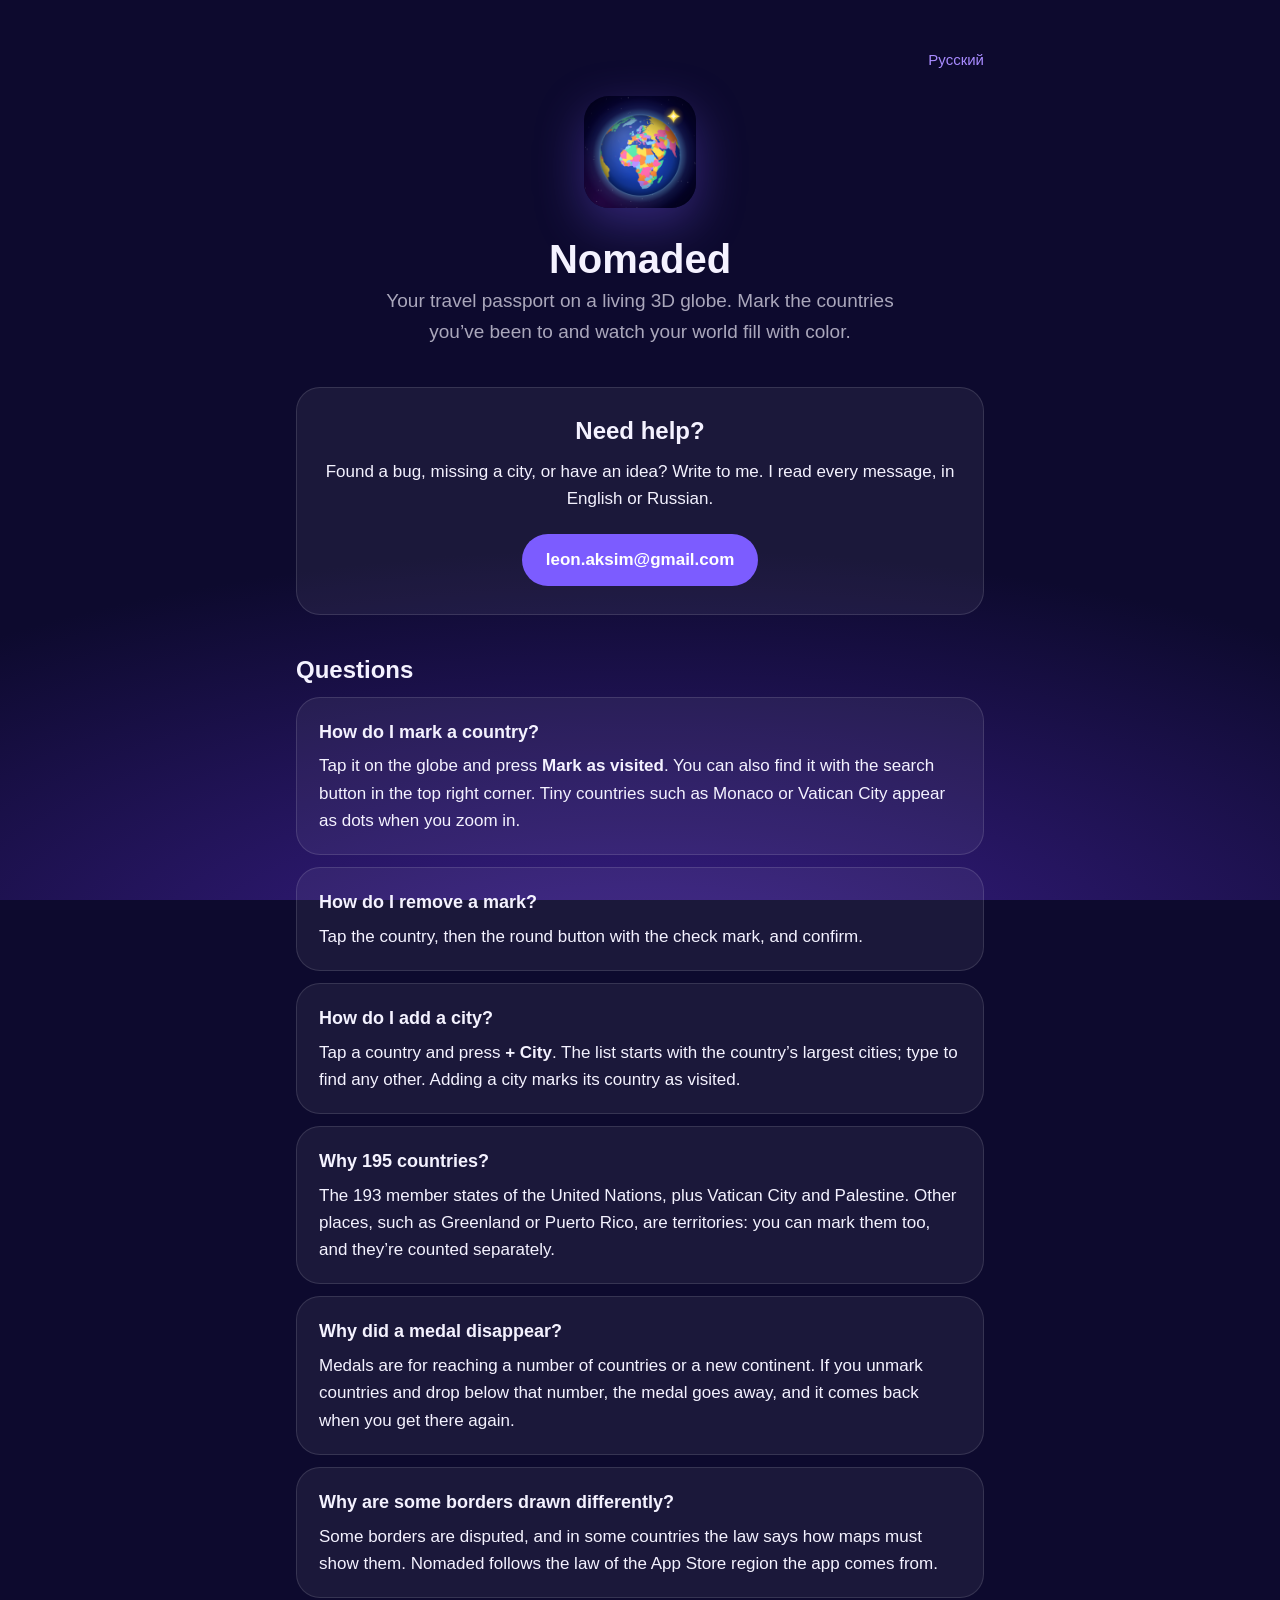
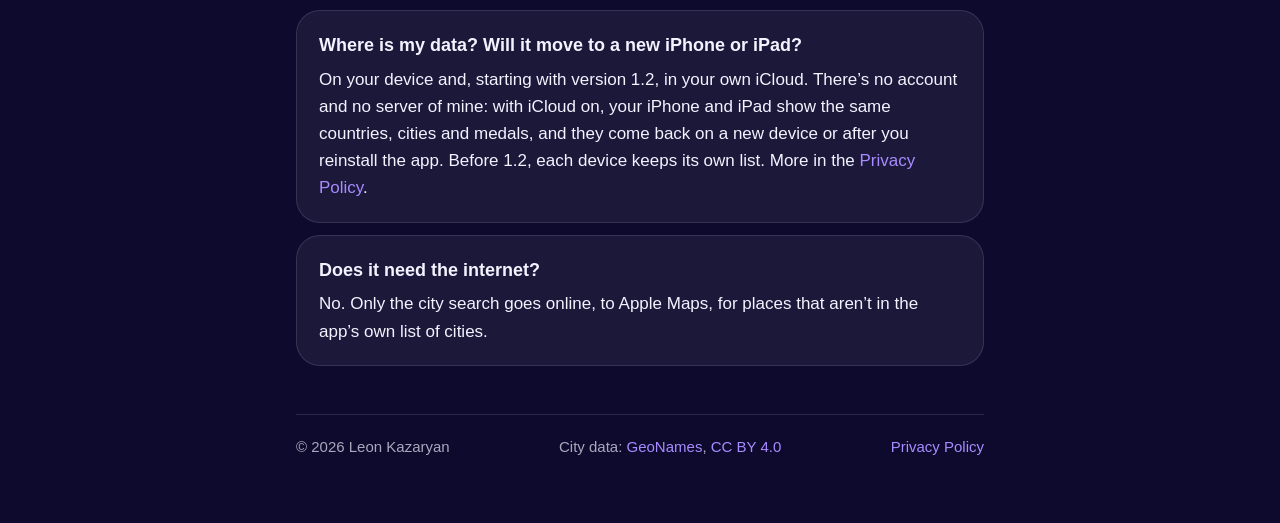
<file: site/index.html>
<!doctype html>
<html lang="en">
<head>
    <meta charset="utf-8">
    <meta name="viewport" content="width=device-width, initial-scale=1">
    <title>Nomaded Support</title>
    <meta name="description" content="Help and contact for Nomaded, your travel passport on a 3D globe.">
    <link rel="icon" href="icon.png">
    <link rel="apple-touch-icon" href="icon.png">
    <link rel="stylesheet" href="style.css">
</head>
<body>
<main>
    <nav class="top"><a href="ru/" hreflang="ru" lang="ru">Русский</a></nav>

    <header class="hero">
        <img src="icon.png" alt="" width="112" height="112">
        <h1>Nomaded</h1>
        <p class="lead">Your travel passport on a living 3D globe. Mark the countries you’ve been to and watch your world fill with color.</p>
    </header>

    <section class="card contact">
        <h2 style="margin-top: 0">Need help?</h2>
        <p>Found a bug, missing a city, or have an idea? Write to me. I read every message, in English or Russian.</p>
        <a class="button" href="mailto:leon.aksim@gmail.com?subject=Nomaded">leon.aksim@gmail.com</a>
    </section>

    <h2>Questions</h2>

    <section class="card">
        <h3>How do I mark a country?</h3>
        <p>Tap it on the globe and press <strong>Mark as visited</strong>. You can also find it with the search button in the top right corner. Tiny countries such as Monaco or Vatican City appear as dots when you zoom in.</p>
    </section>

    <section class="card">
        <h3>How do I remove a mark?</h3>
        <p>Tap the country, then the round button with the check mark, and confirm.</p>
    </section>

    <section class="card">
        <h3>How do I add a city?</h3>
        <p>Tap a country and press <strong>+ City</strong>. The list starts with the country’s largest cities; type to find any other. Adding a city marks its country as visited.</p>
    </section>

    <section class="card">
        <h3>Why 195 countries?</h3>
        <p>The 193 member states of the United Nations, plus Vatican City and Palestine. Other places, such as Greenland or Puerto Rico, are territories: you can mark them too, and they’re counted separately.</p>
    </section>

    <section class="card">
        <h3>Why did a medal disappear?</h3>
        <p>Medals are for reaching a number of countries or a new continent. If you unmark countries and drop below that number, the medal goes away, and it comes back when you get there again.</p>
    </section>

    <section class="card">
        <h3>Why are some borders drawn differently?</h3>
        <p>Some borders are disputed, and in some countries the law says how maps must show them. Nomaded follows the law of the App Store region the app comes from.</p>
    </section>

    <section class="card">
        <h3>Where is my data? Will it move to a new iPhone or iPad?</h3>
        <p>On your device and, starting with version 1.2, in your own iCloud. There’s no account and no server of mine: with iCloud on, your iPhone and iPad show the same countries, cities and medals, and they come back on a new device or after you reinstall the app. Before 1.2, each device keeps its own list. More in the <a href="privacy.html">Privacy Policy</a>.</p>
    </section>

    <section class="card">
        <h3>Does it need the internet?</h3>
        <p>No. Only the city search goes online, to Apple Maps, for places that aren’t in the app’s own list of cities.</p>
    </section>

    <footer>
        <span>© 2026 Leon Kazaryan</span>
        <span>City data: <a href="https://www.geonames.org">GeoNames</a>, <a href="https://creativecommons.org/licenses/by/4.0/">CC BY 4.0</a></span>
        <span><a href="privacy.html">Privacy Policy</a></span>
    </footer>
</main>
</body>
</html>
</file>
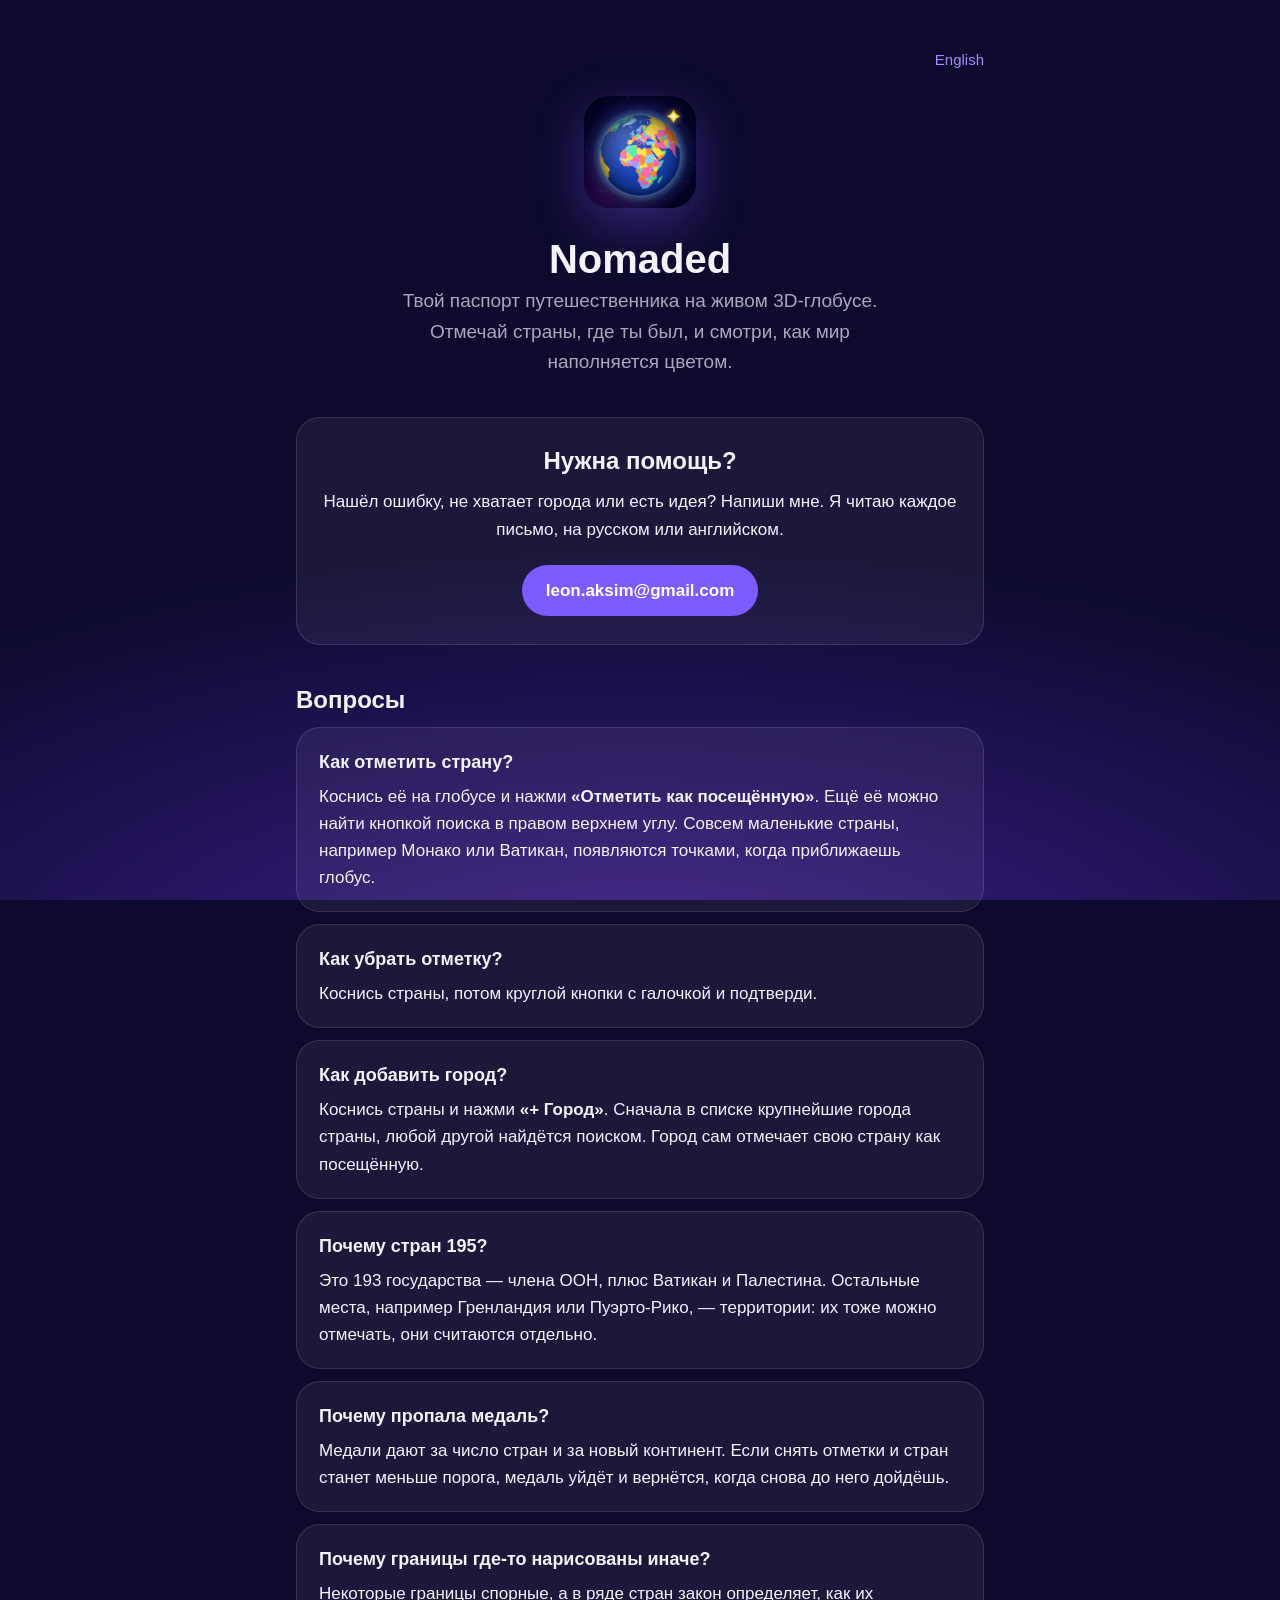
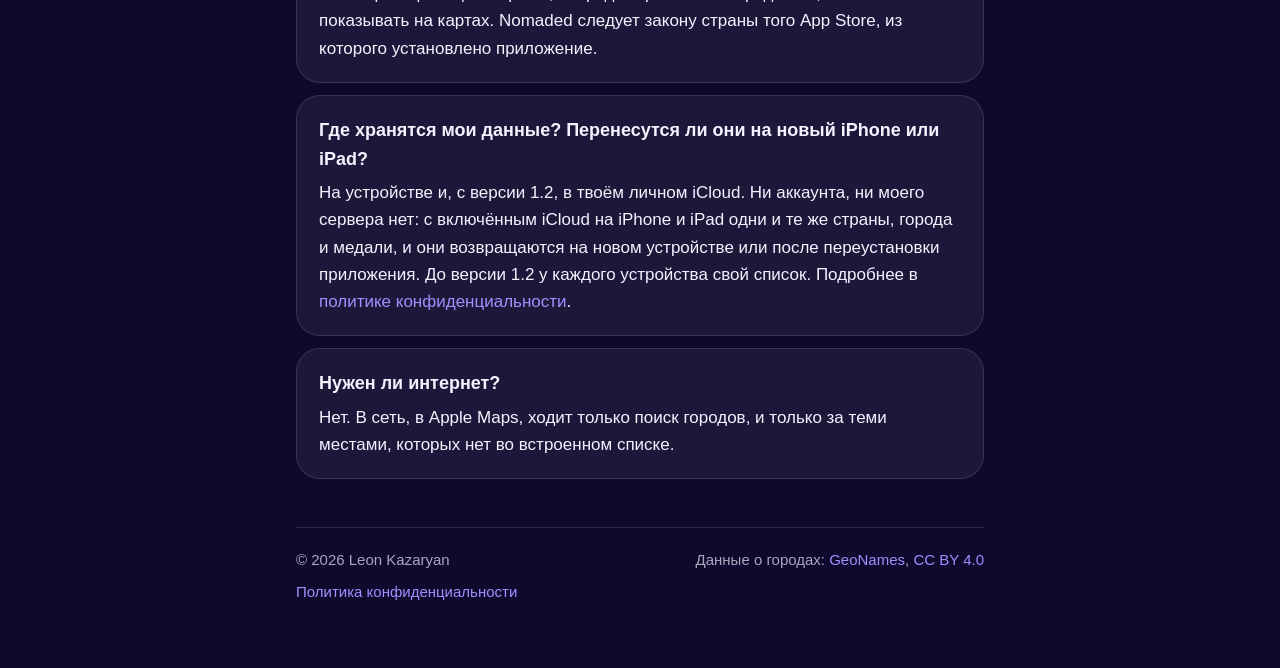
<file: site/ru/index.html>
<!doctype html>
<html lang="ru">
<head>
    <meta charset="utf-8">
    <meta name="viewport" content="width=device-width, initial-scale=1">
    <title>Поддержка Nomaded</title>
    <meta name="description" content="Помощь и связь с разработчиком Nomaded, паспорта путешественника на 3D-глобусе.">
    <link rel="icon" href="../icon.png">
    <link rel="apple-touch-icon" href="../icon.png">
    <link rel="stylesheet" href="../style.css">
</head>
<body>
<main>
    <nav class="top"><a href="../" hreflang="en" lang="en">English</a></nav>

    <header class="hero">
        <img src="../icon.png" alt="" width="112" height="112">
        <h1>Nomaded</h1>
        <p class="lead">Твой паспорт путешественника на живом 3D-глобусе. Отмечай страны, где ты был, и смотри, как мир наполняется цветом.</p>
    </header>

    <section class="card contact">
        <h2 style="margin-top: 0">Нужна помощь?</h2>
        <p>Нашёл ошибку, не хватает города или есть идея? Напиши мне. Я читаю каждое письмо, на русском или английском.</p>
        <a class="button" href="mailto:leon.aksim@gmail.com?subject=Nomaded">leon.aksim@gmail.com</a>
    </section>

    <h2>Вопросы</h2>

    <section class="card">
        <h3>Как отметить страну?</h3>
        <p>Коснись её на глобусе и нажми <strong>«Отметить как посещённую»</strong>. Ещё её можно найти кнопкой поиска в правом верхнем углу. Совсем маленькие страны, например Монако или Ватикан, появляются точками, когда приближаешь глобус.</p>
    </section>

    <section class="card">
        <h3>Как убрать отметку?</h3>
        <p>Коснись страны, потом круглой кнопки с галочкой и подтверди.</p>
    </section>

    <section class="card">
        <h3>Как добавить город?</h3>
        <p>Коснись страны и нажми <strong>«+ Город»</strong>. Сначала в списке крупнейшие города страны, любой другой найдётся поиском. Город сам отмечает свою страну как посещённую.</p>
    </section>

    <section class="card">
        <h3>Почему стран 195?</h3>
        <p>Это 193 государства — члена ООН, плюс Ватикан и Палестина. Остальные места, например Гренландия или Пуэрто-Рико, — территории: их тоже можно отмечать, они считаются отдельно.</p>
    </section>

    <section class="card">
        <h3>Почему пропала медаль?</h3>
        <p>Медали дают за число стран и за новый континент. Если снять отметки и стран станет меньше порога, медаль уйдёт и вернётся, когда снова до него дойдёшь.</p>
    </section>

    <section class="card">
        <h3>Почему границы где-то нарисованы иначе?</h3>
        <p>Некоторые границы спорные, а в ряде стран закон определяет, как их показывать на картах. Nomaded следует закону страны того App Store, из которого установлено приложение.</p>
    </section>

    <section class="card">
        <h3>Где хранятся мои данные? Перенесутся ли они на новый iPhone или iPad?</h3>
        <p>На устройстве и, с версии 1.2, в твоём личном iCloud. Ни аккаунта, ни моего сервера нет: с включённым iCloud на iPhone и iPad одни и те же страны, города и медали, и они возвращаются на новом устройстве или после переустановки приложения. До версии 1.2 у каждого устройства свой список. Подробнее в <a href="privacy.html">политике конфиденциальности</a>.</p>
    </section>

    <section class="card">
        <h3>Нужен ли интернет?</h3>
        <p>Нет. В сеть, в Apple Maps, ходит только поиск городов, и только за теми местами, которых нет во встроенном списке.</p>
    </section>

    <footer>
        <span>© 2026 Leon Kazaryan</span>
        <span>Данные о городах: <a href="https://www.geonames.org">GeoNames</a>, <a href="https://creativecommons.org/licenses/by/4.0/deed.ru">CC BY 4.0</a></span>
        <span><a href="privacy.html">Политика конфиденциальности</a></span>
    </footer>
</main>
</body>
</html>
</file>
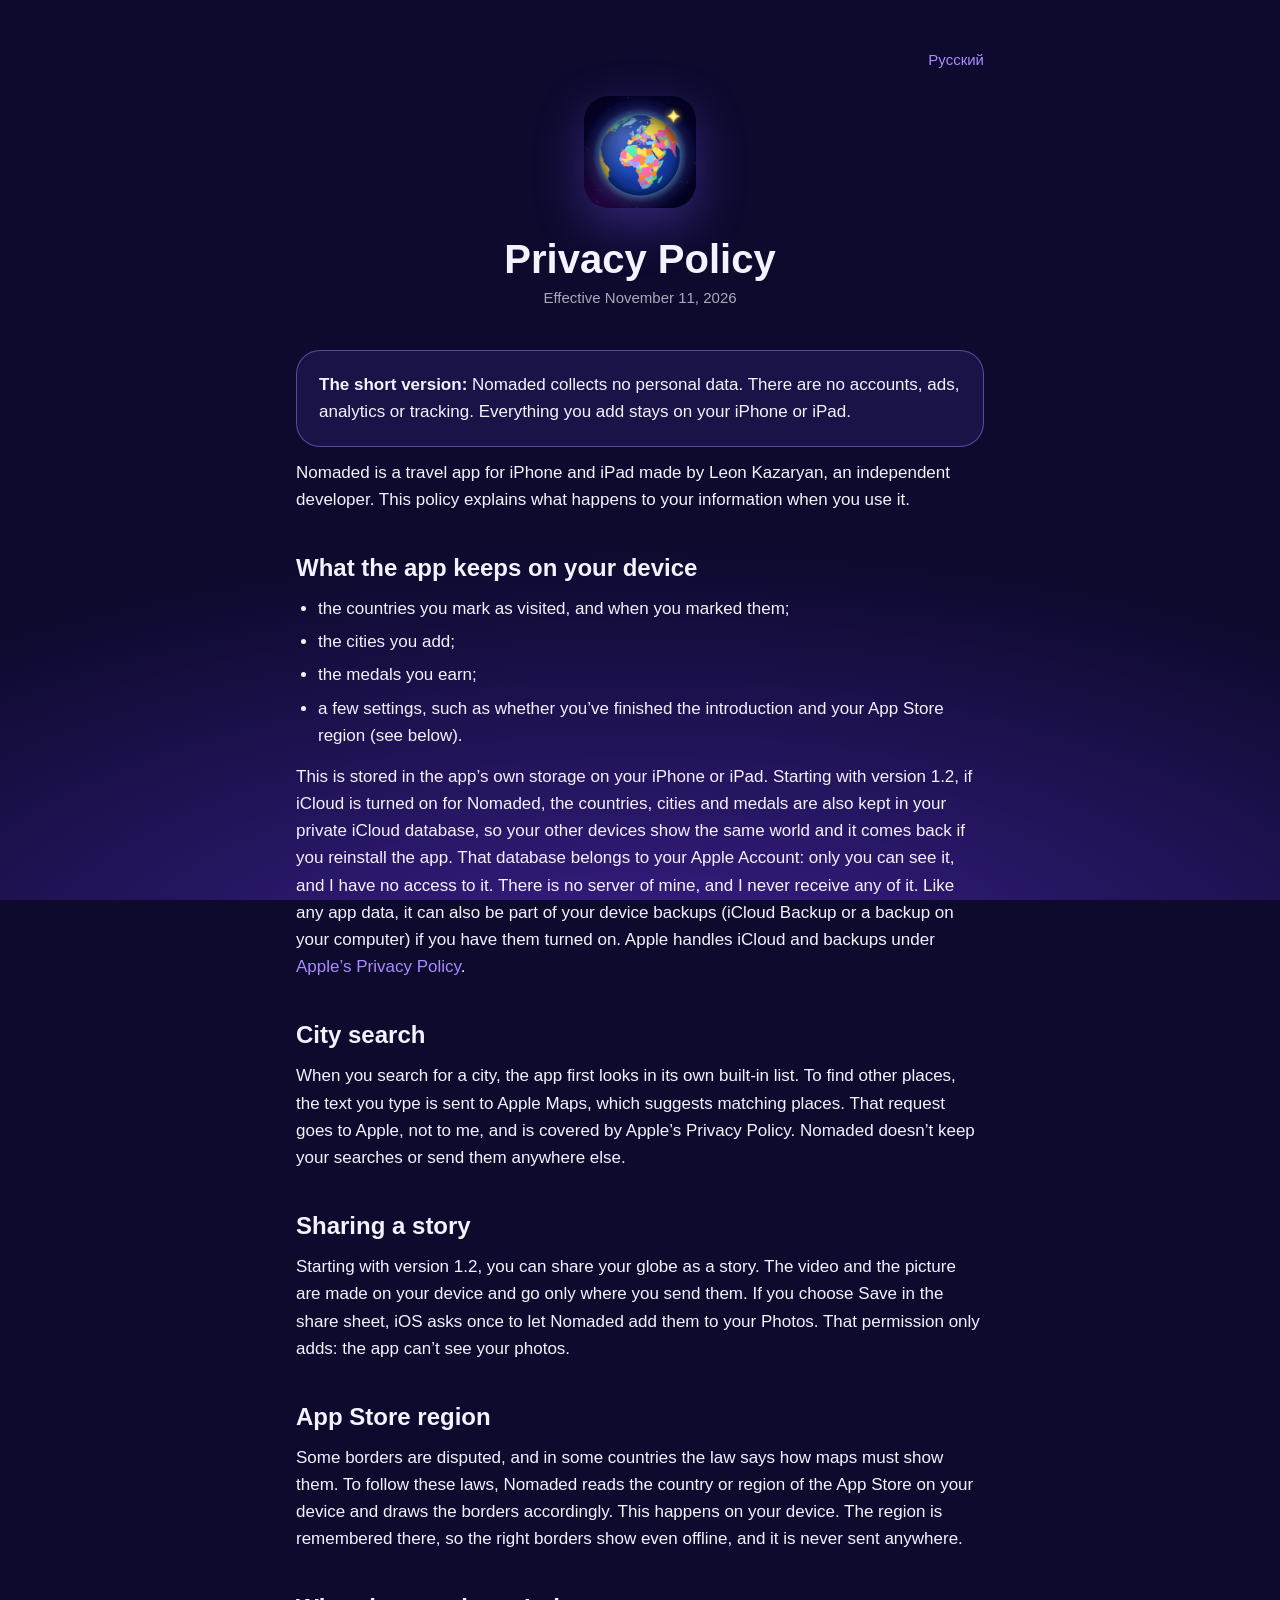
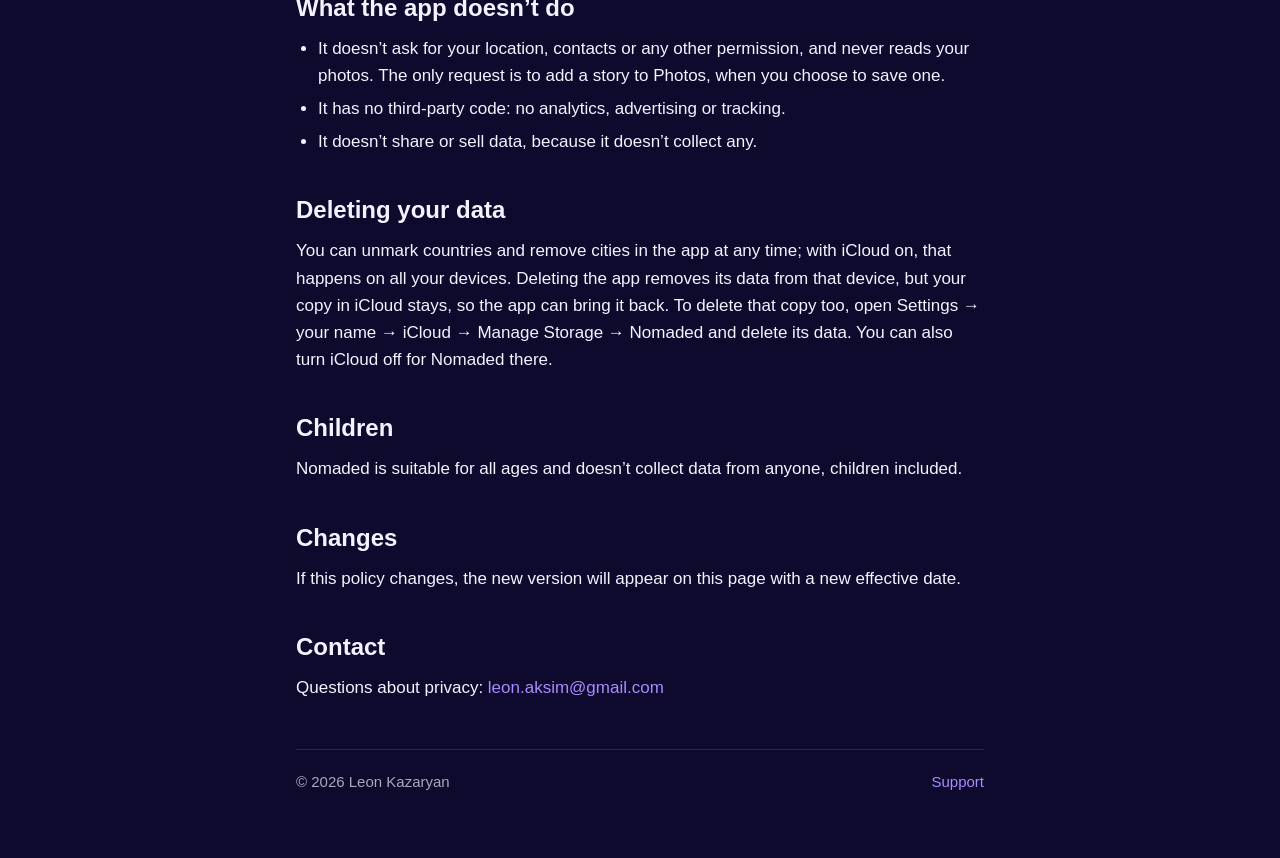
<file: site/privacy.html>
<!doctype html>
<html lang="en">
<head>
    <meta charset="utf-8">
    <meta name="viewport" content="width=device-width, initial-scale=1">
    <title>Nomaded Privacy Policy</title>
    <meta name="description" content="Nomaded collects no personal data. Everything you add stays on your device.">
    <link rel="icon" href="icon.png">
    <link rel="apple-touch-icon" href="icon.png">
    <link rel="stylesheet" href="style.css">
</head>
<body>
<main>
    <nav class="top"><a href="ru/privacy.html" hreflang="ru" lang="ru">Русский</a></nav>

    <header class="hero">
        <a href="./"><img src="icon.png" alt="Nomaded" width="112" height="112"></a>
        <h1>Privacy Policy</h1>
        <p class="meta">Effective November 11, 2026</p>
    </header>

    <section class="card summary">
        <p><strong>The short version:</strong> Nomaded collects no personal data. There are no accounts, ads, analytics or tracking. Everything you add stays on your iPhone or iPad.</p>
    </section>

    <p>Nomaded is a travel app for iPhone and iPad made by Leon Kazaryan, an independent developer. This policy explains what happens to your information when you use it.</p>

    <h2>What the app keeps on your device</h2>
    <ul>
        <li>the countries you mark as visited, and when you marked them;</li>
        <li>the cities you add;</li>
        <li>the medals you earn;</li>
        <li>a few settings, such as whether you’ve finished the introduction and your App Store region (see below).</li>
    </ul>
    <p>This is stored in the app’s own storage on your iPhone or iPad. Starting with version 1.2, if iCloud is turned on for Nomaded, the countries, cities and medals are also kept in your private iCloud database, so your other devices show the same world and it comes back if you reinstall the app. That database belongs to your Apple Account: only you can see it, and I have no access to it. There is no server of mine, and I never receive any of it. Like any app data, it can also be part of your device backups (iCloud Backup or a backup on your computer) if you have them turned on. Apple handles iCloud and backups under <a href="https://www.apple.com/legal/privacy/">Apple’s Privacy Policy</a>.</p>

    <h2>City search</h2>
    <p>When you search for a city, the app first looks in its own built-in list. To find other places, the text you type is sent to Apple Maps, which suggests matching places. That request goes to Apple, not to me, and is covered by Apple’s Privacy Policy. Nomaded doesn’t keep your searches or send them anywhere else.</p>

    <h2>Sharing a story</h2>
    <p>Starting with version 1.2, you can share your globe as a story. The video and the picture are made on your device and go only where you send them. If you choose Save in the share sheet, iOS asks once to let Nomaded add them to your Photos. That permission only adds: the app can’t see your photos.</p>

    <h2>App Store region</h2>
    <p>Some borders are disputed, and in some countries the law says how maps must show them. To follow these laws, Nomaded reads the country or region of the App Store on your device and draws the borders accordingly. This happens on your device. The region is remembered there, so the right borders show even offline, and it is never sent anywhere.</p>

    <h2>What the app doesn’t do</h2>
    <ul>
        <li>It doesn’t ask for your location, contacts or any other permission, and never reads your photos. The only request is to add a story to Photos, when you choose to save one.</li>
        <li>It has no third-party code: no analytics, advertising or tracking.</li>
        <li>It doesn’t share or sell data, because it doesn’t collect any.</li>
    </ul>

    <h2>Deleting your data</h2>
    <p>You can unmark countries and remove cities in the app at any time; with iCloud on, that happens on all your devices. Deleting the app removes its data from that device, but your copy in iCloud stays, so the app can bring it back. To delete that copy too, open Settings → your name → iCloud → Manage Storage → Nomaded and delete its data. You can also turn iCloud off for Nomaded there.</p>

    <h2>Children</h2>
    <p>Nomaded is suitable for all ages and doesn’t collect data from anyone, children included.</p>

    <h2>Changes</h2>
    <p>If this policy changes, the new version will appear on this page with a new effective date.</p>

    <h2>Contact</h2>
    <p>Questions about privacy: <a href="mailto:leon.aksim@gmail.com?subject=Nomaded%20privacy">leon.aksim@gmail.com</a></p>

    <footer>
        <span>© 2026 Leon Kazaryan</span>
        <span><a href="./">Support</a></span>
    </footer>
</main>
</body>
</html>
</file>
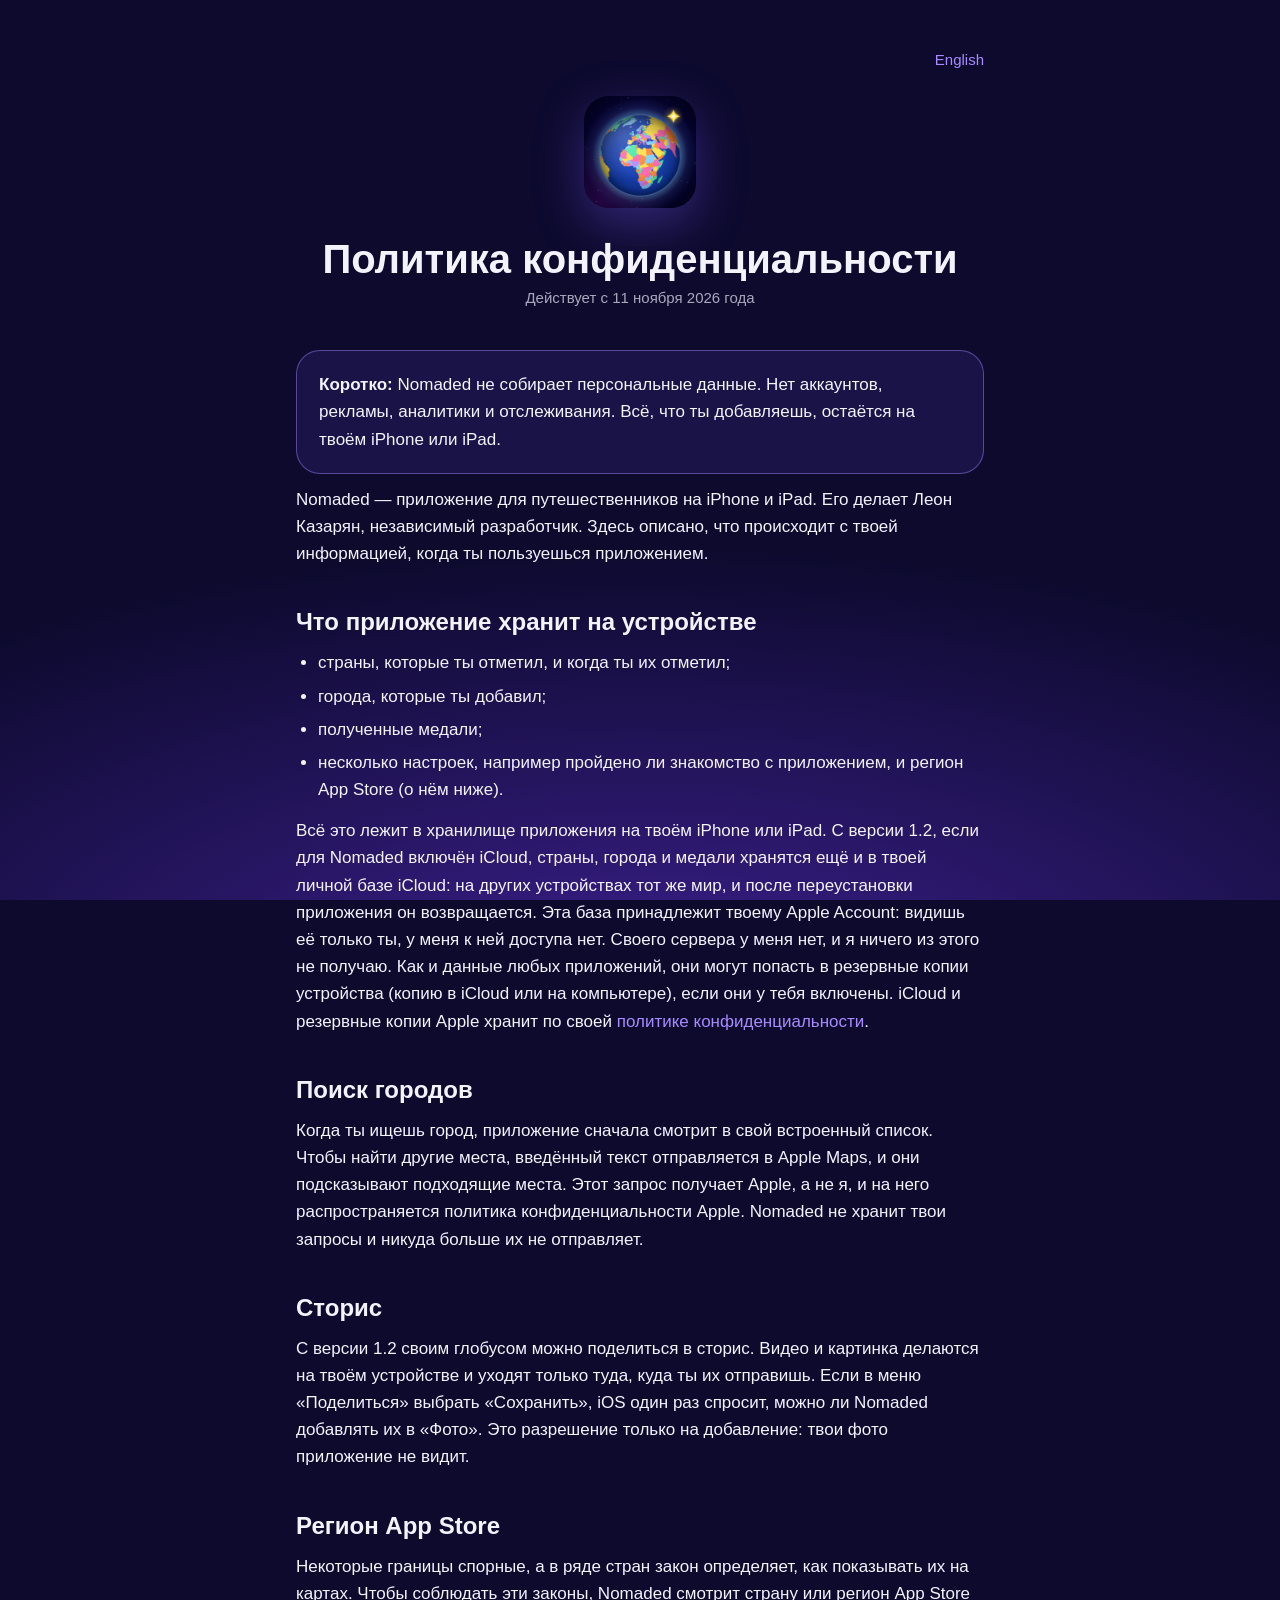
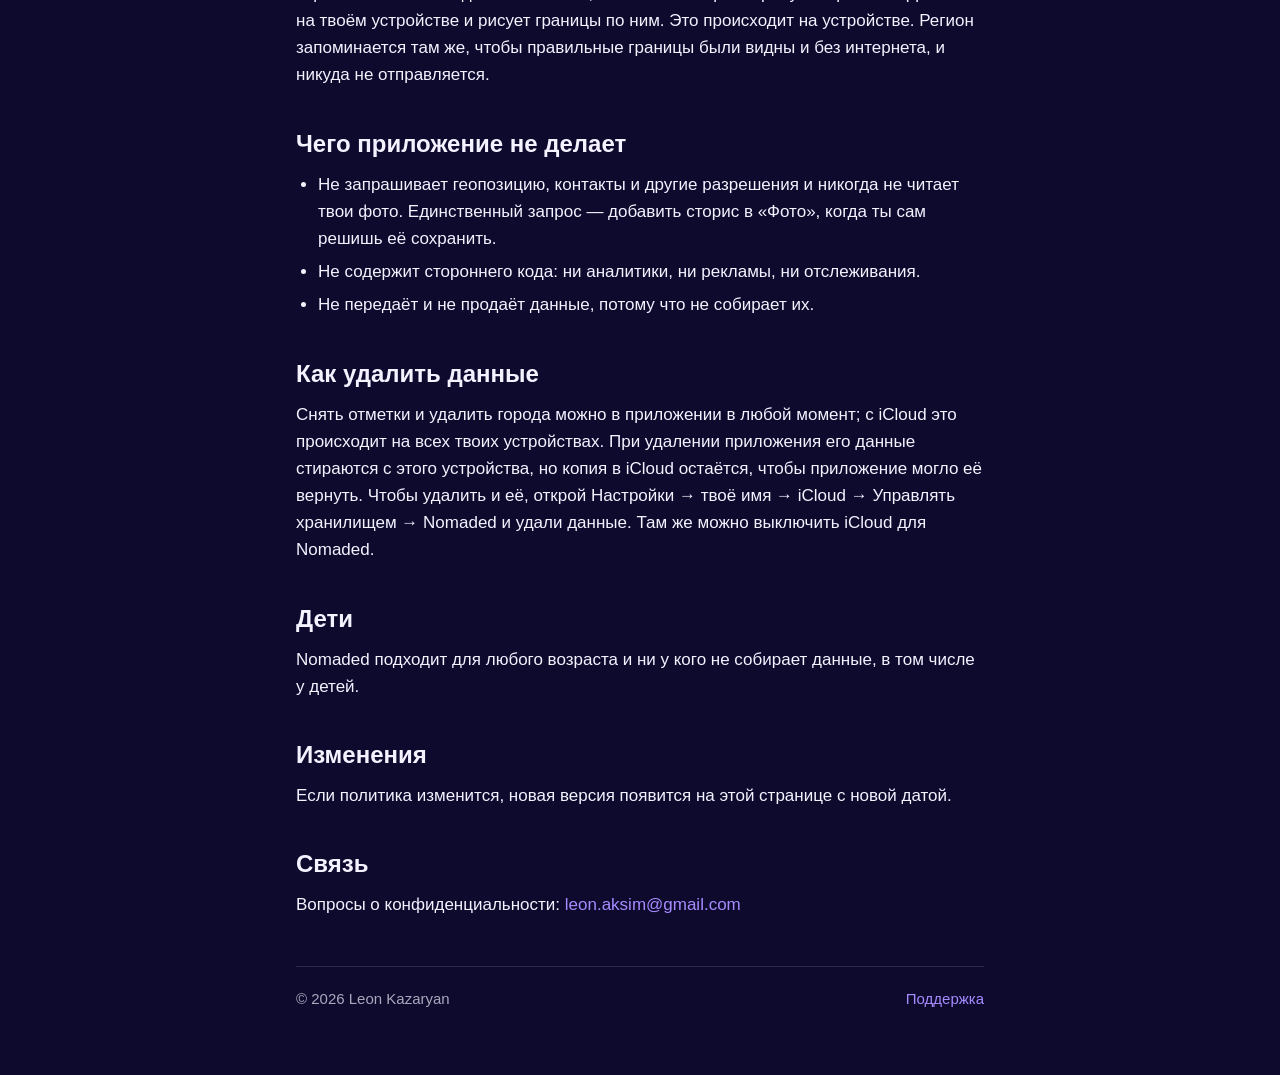
<file: site/ru/privacy.html>
<!doctype html>
<html lang="ru">
<head>
    <meta charset="utf-8">
    <meta name="viewport" content="width=device-width, initial-scale=1">
    <title>Конфиденциальность Nomaded</title>
    <meta name="description" content="Nomaded не собирает персональные данные. Всё, что ты добавляешь, остаётся на твоём устройстве.">
    <link rel="icon" href="../icon.png">
    <link rel="apple-touch-icon" href="../icon.png">
    <link rel="stylesheet" href="../style.css">
</head>
<body>
<main>
    <nav class="top"><a href="../privacy.html" hreflang="en" lang="en">English</a></nav>

    <header class="hero">
        <a href="./"><img src="../icon.png" alt="Nomaded" width="112" height="112"></a>
        <h1>Политика конфиденциальности</h1>
        <p class="meta">Действует с 11 ноября 2026 года</p>
    </header>

    <section class="card summary">
        <p><strong>Коротко:</strong> Nomaded не собирает персональные данные. Нет аккаунтов, рекламы, аналитики и отслеживания. Всё, что ты добавляешь, остаётся на твоём iPhone или iPad.</p>
    </section>

    <p>Nomaded — приложение для путешественников на iPhone и iPad. Его делает Леон Казарян, независимый разработчик. Здесь описано, что происходит с твоей информацией, когда ты пользуешься приложением.</p>

    <h2>Что приложение хранит на устройстве</h2>
    <ul>
        <li>страны, которые ты отметил, и когда ты их отметил;</li>
        <li>города, которые ты добавил;</li>
        <li>полученные медали;</li>
        <li>несколько настроек, например пройдено ли знакомство с приложением, и регион App Store (о нём ниже).</li>
    </ul>
    <p>Всё это лежит в хранилище приложения на твоём iPhone или iPad. С версии 1.2, если для Nomaded включён iCloud, страны, города и медали хранятся ещё и в твоей личной базе iCloud: на других устройствах тот же мир, и после переустановки приложения он возвращается. Эта база принадлежит твоему Apple Account: видишь её только ты, у меня к ней доступа нет. Своего сервера у меня нет, и я ничего из этого не получаю. Как и данные любых приложений, они могут попасть в резервные копии устройства (копию в iCloud или на компьютере), если они у тебя включены. iCloud и резервные копии Apple хранит по своей <a href="https://www.apple.com/ru/legal/privacy/">политике конфиденциальности</a>.</p>

    <h2>Поиск городов</h2>
    <p>Когда ты ищешь город, приложение сначала смотрит в свой встроенный список. Чтобы найти другие места, введённый текст отправляется в Apple Maps, и они подсказывают подходящие места. Этот запрос получает Apple, а не я, и на него распространяется политика конфиденциальности Apple. Nomaded не хранит твои запросы и никуда больше их не отправляет.</p>

    <h2>Сторис</h2>
    <p>С версии 1.2 своим глобусом можно поделиться в сторис. Видео и картинка делаются на твоём устройстве и уходят только туда, куда ты их отправишь. Если в меню «Поделиться» выбрать «Сохранить», iOS один раз спросит, можно ли Nomaded добавлять их в «Фото». Это разрешение только на добавление: твои фото приложение не видит.</p>

    <h2>Регион App Store</h2>
    <p>Некоторые границы спорные, а в ряде стран закон определяет, как показывать их на картах. Чтобы соблюдать эти законы, Nomaded смотрит страну или регион App Store на твоём устройстве и рисует границы по ним. Это происходит на устройстве. Регион запоминается там же, чтобы правильные границы были видны и без интернета, и никуда не отправляется.</p>

    <h2>Чего приложение не делает</h2>
    <ul>
        <li>Не запрашивает геопозицию, контакты и другие разрешения и никогда не читает твои фото. Единственный запрос — добавить сторис в «Фото», когда ты сам решишь её сохранить.</li>
        <li>Не содержит стороннего кода: ни аналитики, ни рекламы, ни отслеживания.</li>
        <li>Не передаёт и не продаёт данные, потому что не собирает их.</li>
    </ul>

    <h2>Как удалить данные</h2>
    <p>Снять отметки и удалить города можно в приложении в любой момент; с iCloud это происходит на всех твоих устройствах. При удалении приложения его данные стираются с этого устройства, но копия в iCloud остаётся, чтобы приложение могло её вернуть. Чтобы удалить и её, открой Настройки → твоё имя → iCloud → Управлять хранилищем → Nomaded и удали данные. Там же можно выключить iCloud для Nomaded.</p>

    <h2>Дети</h2>
    <p>Nomaded подходит для любого возраста и ни у кого не собирает данные, в том числе у детей.</p>

    <h2>Изменения</h2>
    <p>Если политика изменится, новая версия появится на этой странице с новой датой.</p>

    <h2>Связь</h2>
    <p>Вопросы о конфиденциальности: <a href="mailto:leon.aksim@gmail.com?subject=Nomaded%20privacy">leon.aksim@gmail.com</a></p>

    <footer>
        <span>© 2026 Leon Kazaryan</span>
        <span><a href="./">Поддержка</a></span>
    </footer>
</main>
</body>
</html>
</file>
<file: site/style.css>
/* Nomaded's support site: the app's night sky and type, nothing else. Colors from Palette.swift. */
:root {
    color-scheme: dark;
    --night: #0d0a2e;
    --nebula: #3b1f8c;
    --accent: #7c5cff;
    --accent-light: #a88bff;
    --text: #f4f2ff;
    --secondary: rgba(244, 242, 255, 0.68);
    --card: rgba(255, 255, 255, 0.06);
    --hairline: rgba(255, 255, 255, 0.12);
}

* { box-sizing: border-box; }

html { background: var(--night); }

body {
    margin: 0;
    min-height: 100vh;
    background: radial-gradient(120% 70% at 50% 110%, var(--nebula) 0%, var(--night) 70%) fixed;
    color: var(--text);
    font: 17px/1.6 ui-rounded, -apple-system, BlinkMacSystemFont, "SF Pro Rounded", "Segoe UI", Roboto, sans-serif;
    -webkit-font-smoothing: antialiased;
}

main {
    max-width: 720px;
    margin: 0 auto;
    padding: 48px 16px 64px;
}

.top {
    display: flex;
    justify-content: flex-end;
    font-size: 15px;
}

.hero {
    text-align: center;
    margin: 24px 0 40px;
}

.hero img {
    width: 112px;
    height: 112px;
    border-radius: 25px;
    box-shadow: 0 16px 48px rgba(124, 92, 255, 0.35);
}

h1 {
    margin: 20px 0 4px;
    font-size: 40px;
    line-height: 1.15;
    font-weight: 800;
    overflow-wrap: break-word;
    hyphens: auto;
}

h2 {
    margin: 40px 0 12px;
    font-size: 24px;
    line-height: 1.25;
    font-weight: 700;
}

h3 {
    margin: 0 0 6px;
    font-size: 18px;
    font-weight: 700;
}

p, ul { margin: 0 0 14px; }

ul { padding-left: 22px; }

li { margin-bottom: 6px; }

.lead {
    color: var(--secondary);
    font-size: 19px;
    margin: 0 auto;
    max-width: 520px;
}

.meta { color: var(--secondary); font-size: 15px; }

a { color: var(--accent-light); text-decoration: none; }

a:hover { text-decoration: underline; }

.card {
    background: var(--card);
    border: 1px solid var(--hairline);
    border-radius: 24px;
    padding: 20px 22px;
    margin-bottom: 12px;
}

.card p:last-child, .card ul:last-child { margin-bottom: 0; }

.contact {
    text-align: center;
    padding: 28px 22px;
}

.button {
    display: inline-block;
    margin-top: 8px;
    padding: 12px 24px;
    border-radius: 999px;
    background: var(--accent);
    color: #fff;
    font-weight: 700;
    overflow-wrap: anywhere;
}

.button:hover { text-decoration: none; filter: brightness(1.1); }

.summary {
    border-color: rgba(168, 139, 255, 0.45);
    background: rgba(124, 92, 255, 0.12);
}

footer {
    margin-top: 48px;
    padding-top: 20px;
    border-top: 1px solid var(--hairline);
    color: var(--secondary);
    font-size: 15px;
    display: flex;
    flex-wrap: wrap;
    gap: 8px 20px;
    justify-content: space-between;
}

@media (max-width: 480px) {
    main { padding-top: 32px; }
    h1 { font-size: 32px; }
}
</file>
